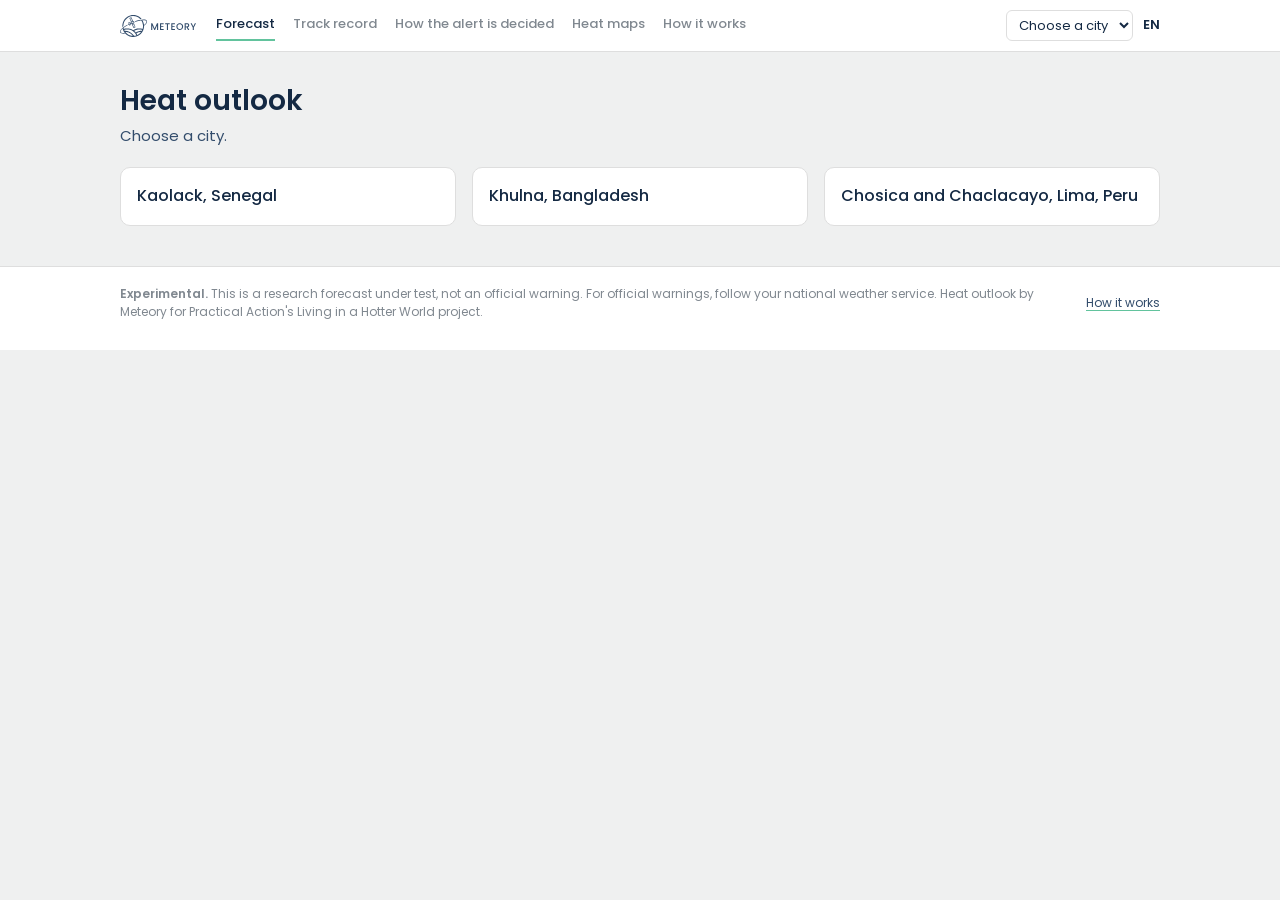
<file: index.html>
<!doctype html>
<html lang="en">
<head>
<meta charset="utf-8">
<meta name="viewport" content="width=device-width, initial-scale=1">
<meta name="robots" content="noindex">
<title>Heat outlook</title>
<link rel="stylesheet" href="style.css">
<script type="module" src="js/forecast.js"></script>
</head>
<body>
<header class="top"></header>
<main>
  <section class="intro">
    <span class="eyebrow" id="eyebrow"></span><span class="exp" data-i18n="experimental"></span>
    <h1 id="headline"></h1>
    <div class="sub" id="subline"></div>
    <div class="fresh" id="fresh"></div>
  </section>
  <aside class="official" id="official"></aside>
  <section class="panel">
    <div class="scroll">
      <div class="striphead" id="striphead"></div>
      <div class="strip" id="strip"></div>
    </div>
  </section>
  <section class="panel detail" id="detail"></section>
  <section class="panel">
    <div class="h3"><span data-i18n="week.title"></span> <button type="button" class="tip" data-tip-key="tip.week">i</button></div>
    <div id="week"></div>
  </section>
  <section class="two">
    <div class="panel card">
      <h3 data-i18n="yesterday.title"></h3>
      <div class="yrow" id="yesterday"></div>
      <a class="more" id="history-link" href="history.html" data-i18n="yesterday.more"></a>
    </div>
    <div class="panel card">
      <h3 data-i18n="sub.title"></h3>
      <form id="sub">
        <fieldset><legend data-i18n="sub.cities"></legend><span id="sub-cities"></span></fieldset>
        <fieldset><legend data-i18n="sub.often"></legend>
          <label><input type="radio" name="m" value="alert" checked> <span data-i18n="sub.mode.alert"></span></label>
          <button type="button" class="tip" id="alerttip">i</button>
          <label><input type="radio" name="m" value="daily"> <span data-i18n="sub.mode.daily"></span></label>
        </fieldset>
        <button class="btn" type="submit" data-i18n="sub.button"></button>
        <div class="note" data-i18n="sub.note"></div>
      </form>
    </div>
  </section>
  <section class="panel todo">
    <div class="h3"><span data-i18n="todo.title"></span> <span class="badge muted" data-i18n="todo.later"></span></div>
    <div class="note" id="todonote"></div>
    <div class="rows" id="todorows"></div>
  </section>
</main>
<footer></footer>
</body>
</html>
</file>
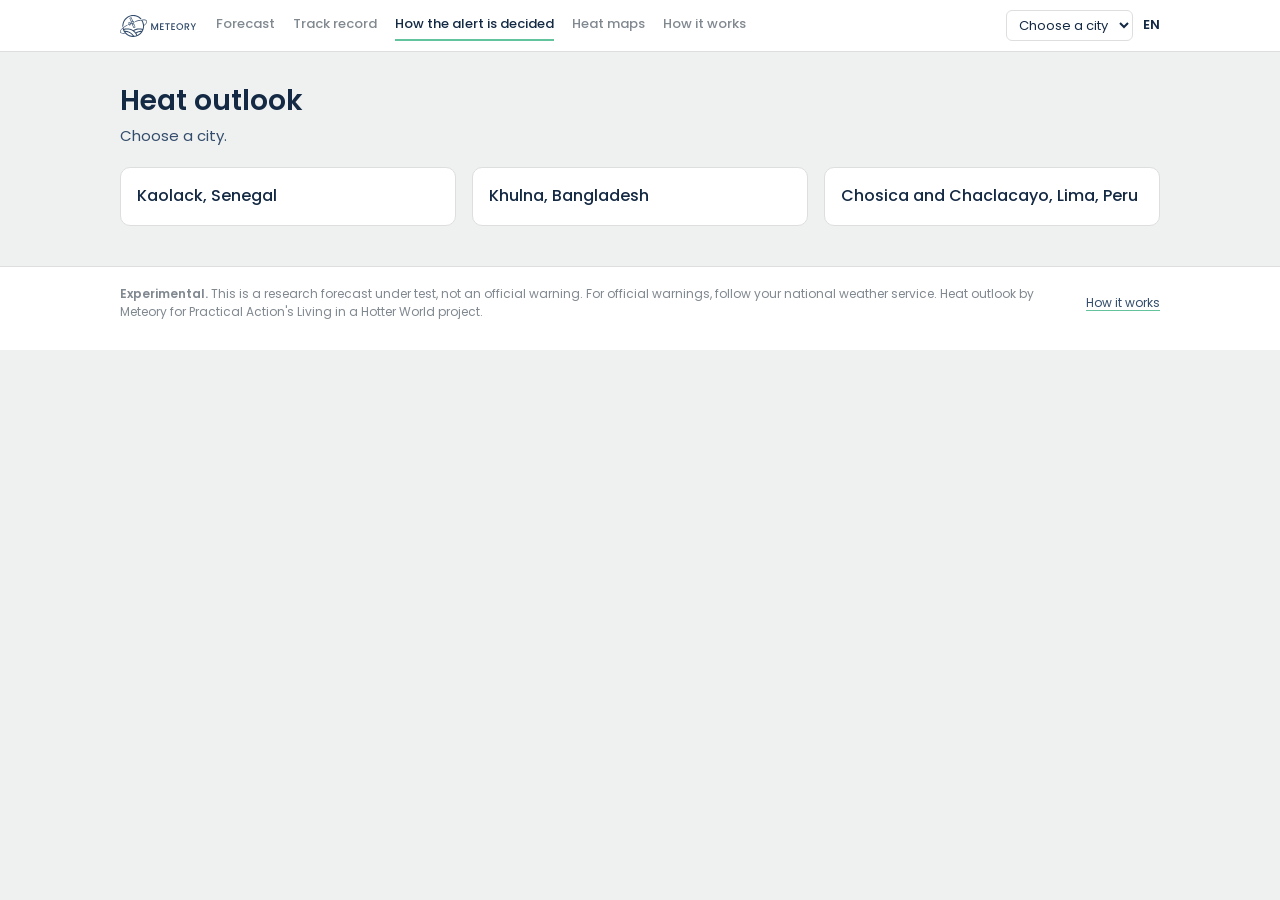
<file: alert.html>
<!doctype html>
<html lang="en">
<head>
<meta charset="utf-8">
<meta name="viewport" content="width=device-width, initial-scale=1">
<meta name="robots" content="noindex">
<title>Heat outlook · How the alert is decided</title>
<link rel="stylesheet" href="style.css">
<script type="module" src="js/alert.js"></script>
</head>
<body>
<header class="top"></header>
<main>
  <section class="intro">
    <span class="eyebrow" id="eyebrow"></span><span class="exp" data-i18n="experimental"></span>
    <h1 data-i18n="alert.title"></h1>
    <div class="sub" id="introtext"></div>
  </section>
  <div id="body" class="stack">
    <section class="panel">
      <span id="dayslabel" hidden data-i18n="alert.days"></span>
      <div class="days" id="days" role="group" aria-labelledby="dayslabel"></div>
      <div class="ctrl">
        <button type="button" id="prev" data-i18n="alert.prev"></button>
        <button type="button" id="next" data-i18n="alert.next"></button>
        <button type="button" id="play" class="primary" data-i18n="alert.play"></button>
        <span class="sep"></span>
        <span class="note" id="dayhint"></span>
      </div>
    </section>
    <section class="panel">
      <div class="tscroll" id="track"></div>
      <div class="sentence" id="sentence" aria-live="polite"></div>
      <p class="note" data-i18n="alert.track.note"></p>
    </section>
    <section class="panel" id="ladder"></section>
    <section class="panel mailbox" id="mail">
      <span class="ico" aria-hidden="true">✉</span>
      <div><h3 data-i18n="mail.title"></h3><p id="mailbody"></p></div>
    </section>
  </div>
</main>
<footer></footer>
</body>
</html>
</file>
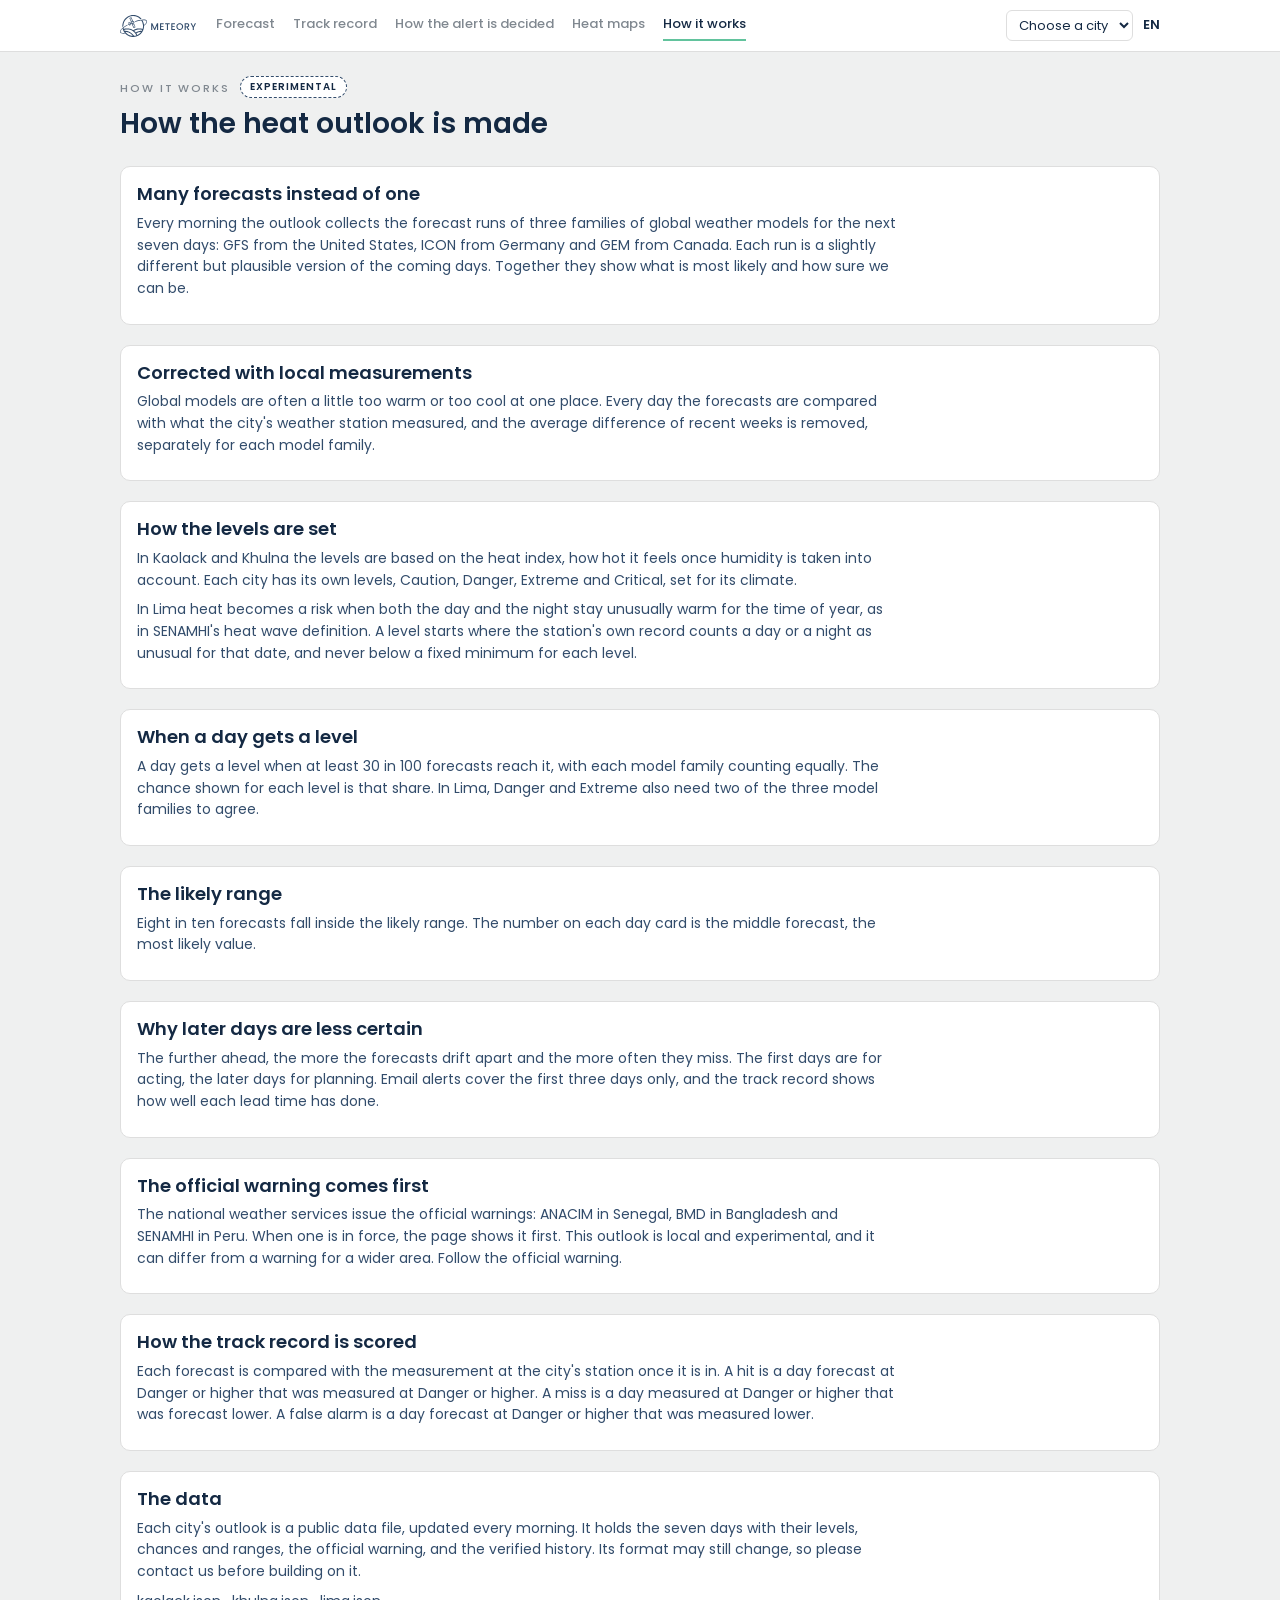
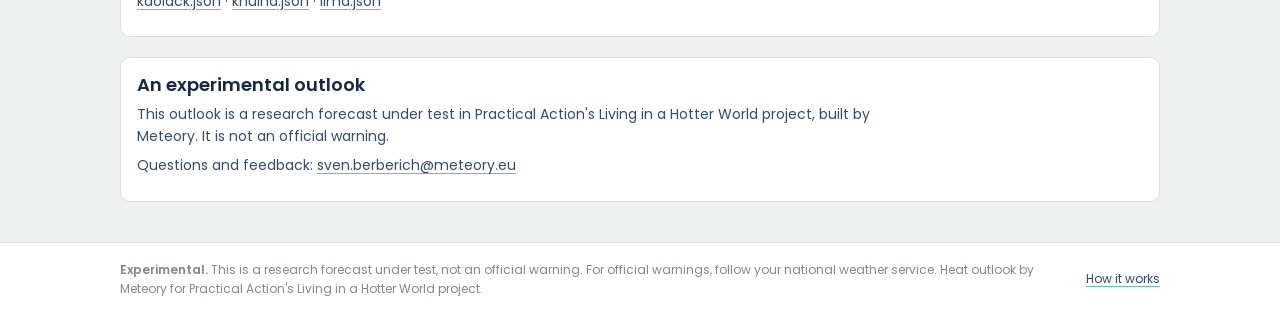
<file: docs.html>
<!doctype html>
<html lang="en">
<head>
<meta charset="utf-8">
<meta name="viewport" content="width=device-width, initial-scale=1">
<meta name="robots" content="noindex">
<title>Heat outlook · How it works</title>
<link rel="stylesheet" href="style.css">
<script type="module" src="js/docs.js"></script>
</head>
<body>
<header class="top"></header>
<main class="docs">
  <section class="intro"><span class="eyebrow" data-i18n="docs.eyebrow"></span><span class="exp" data-i18n="experimental"></span><h1 data-i18n="docs.title"></h1></section>
  <section class="panel"><h2 data-i18n="docs.what.h"></h2><p data-i18n="docs.what.p"></p></section>
  <section class="panel"><h2 data-i18n="docs.correct.h"></h2><p data-i18n="docs.correct.p"></p></section>
  <section class="panel"><h2 data-i18n="docs.levels.h"></h2><p data-i18n="docs.levels.hi"></p><p data-i18n="docs.levels.lima"></p></section>
  <section class="panel"><h2 data-i18n="docs.rule.h"></h2><p data-i18n="docs.rule.p"></p></section>
  <section class="panel"><h2 data-i18n="docs.range.h"></h2><p data-i18n="docs.range.p"></p></section>
  <section class="panel"><h2 data-i18n="docs.later.h"></h2><p data-i18n="docs.later.p"></p></section>
  <section class="panel"><h2 data-i18n="docs.official.h"></h2><p data-i18n="docs.official.p"></p></section>
  <section class="panel"><h2 data-i18n="docs.track.h"></h2><p data-i18n="docs.track.p"></p></section>
  <section class="panel"><h2 data-i18n="docs.data.h"></h2><p data-i18n="docs.data.p"></p><p id="datalinks"></p></section>
  <section class="panel"><h2 data-i18n="docs.status.h"></h2><p data-i18n="docs.status.p"></p><p id="contact"></p></section>
</main>
<footer></footer>
</body>
</html>
</file>
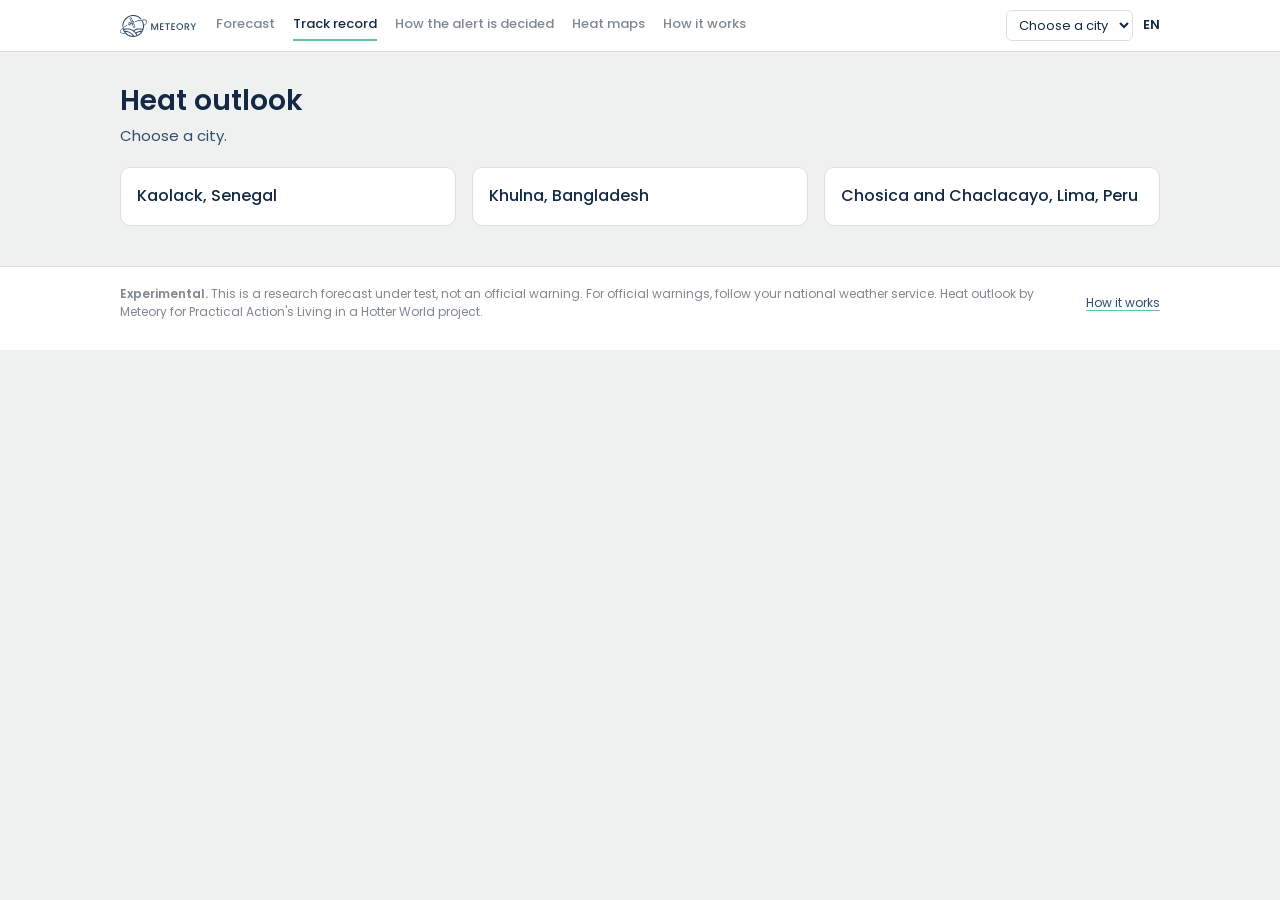
<file: history.html>
<!doctype html>
<html lang="en">
<head>
<meta charset="utf-8">
<meta name="viewport" content="width=device-width, initial-scale=1">
<meta name="robots" content="noindex">
<title>Heat outlook · Track record</title>
<link rel="stylesheet" href="style.css">
<script type="module" src="js/history.js"></script>
</head>
<body>
<header class="top"></header>
<main>
  <section class="intro">
    <span class="eyebrow" id="eyebrow"></span><span class="exp" data-i18n="experimental"></span>
    <h1 data-i18n="history.title"></h1>
    <div class="sub" id="sub"></div>
    <div class="controls"><span id="period-label" data-i18n="history.period"></span><span class="seg" id="period" role="group" aria-labelledby="period-label"></span><span id="lead-label" data-i18n="history.lead"></span><span class="seg" id="lead" role="group" aria-labelledby="lead-label"></span></div>
  </section>
  <div id="body" class="stack">
    <section class="stats" id="stats"></section>
    <div class="basis" id="basis"></div>
    <section class="panel">
      <div class="h3"><span data-i18n="history.daybyday"></span> <button type="button" class="tip" data-tip-key="tip.daybyday">i</button></div>
      <div class="tscroll" id="dbd"></div>
      <div class="legend" id="legend"></div>
      <div class="info" id="info" data-i18n="history.info.hint"></div>
    </section>
    <section class="panel">
      <details><summary data-i18n="history.tech"></summary>
        <p class="note" id="technote"></p>
        <div class="tscroll"><table class="sc" id="sc"></table></div>
        <p class="note" data-i18n="history.tech.small"></p>
      </details>
    </section>
  </div>
</main>
<footer></footer>
</body>
</html>
</file>
<file: style.css>
/* Meteory tokens (EWS docs/style/meteory.css) and the dashboard components (EWS mock-ups, Nov 2026). */
@font-face { font-family: "Poppins"; font-weight: 400; src: url("assets/fonts/Poppins-Regular.ttf"); }
@font-face { font-family: "Poppins"; font-weight: 500; src: url("assets/fonts/Poppins-Medium.ttf"); }
@font-face { font-family: "Poppins"; font-weight: 600; src: url("assets/fonts/Poppins-SemiBold.ttf"); }
:root {
  --green-100:#62c39d; --green-60:#b7e9d5; --green-40:#c8ecde;
  --white:#fff; --grey-100:#808890; --cream-140:#b4b4b4; --cream-120:#dedede; --cream-100:#eff0f0;
  --blue-120:#0d1b2d; --blue-100:#142943; --blue-80:#233b57; --blue-60:#324c6b;
  --alert-green:#62c39d; --alert-yellow:#eab308; --alert-orange:#f97316; --alert-red:#ef4444; --alert-purple:#a855f7;
  --font:"Poppins","Helvetica Neue",Arial,sans-serif;
}
* { box-sizing: border-box; }
[hidden] { display: none !important; }
body { margin:0; font-family:var(--font); color:var(--blue-60); background:var(--cream-100); font-size:14px; line-height:1.55; -webkit-font-smoothing:antialiased; }
a { color:var(--blue-60); text-decoration-color:var(--green-100); text-underline-offset:3px; }
h1,h2,h3 { color:var(--blue-100); margin:0; line-height:1.2; }

/* page frame */
.top { background:var(--white); border-bottom:1px solid var(--cream-120); }
.top .in { max-width:1080px; margin:0 auto; padding:10px 20px; display:flex; align-items:center; gap:20px; flex-wrap:wrap; }
.logo { height:22px; }
.nav { display:flex; gap:18px; font-size:13px; font-weight:500; }
.nav a { text-decoration:none; color:var(--grey-100); padding:4px 0; border-bottom:2px solid transparent; }
.nav a.on { color:var(--blue-100); border-color:var(--green-100); }
.nav a:focus-visible { outline:2px solid var(--blue-100); outline-offset:2px; border-radius:2px; }
/* A phone: the tab row is one line that scrolls sideways, its ends faded (D-46, option A). */
@media (max-width:600px) {
  .top .nav { width:calc(100% + 40px); margin:0 -20px; padding:0 16px; overflow-x:auto; white-space:nowrap; scrollbar-width:none;
    -webkit-mask-image:linear-gradient(to right, transparent 0, #000 16px, #000 calc(100% - 16px), transparent 100%);
    mask-image:linear-gradient(to right, transparent 0, #000 16px, #000 calc(100% - 16px), transparent 100%); }
  .top .nav::-webkit-scrollbar { display:none; }
  .top .nav a { flex:none; padding:10px 0; }
}
.tools { margin-left:auto; display:flex; gap:10px; align-items:center; font-size:13px; }
select { font:inherit; color:var(--blue-100); border:1px solid var(--cream-120); border-radius:6px; padding:4px 8px; background:var(--white); }
.lang a { color:var(--grey-100); text-decoration:none; }
.lang b { color:var(--blue-100); font-weight:600; }
main { max-width:1080px; margin:0 auto; padding:24px 20px 40px; display:grid; gap:20px; }
main > * { min-width:0; }
.stack { display:grid; gap:20px; }
.stack > * { min-width:0; }
.eyebrow { font-size:11px; font-weight:500; text-transform:uppercase; letter-spacing:.175em; color:var(--grey-100); }
.exp { display:inline-block; margin-left:10px; font-size:10px; font-weight:600; letter-spacing:.1em; text-transform:uppercase; color:var(--blue-100); background:var(--white); border:1px dashed var(--blue-60); border-radius:9999px; padding:2px 9px; vertical-align:2px; }
.intro h1 { font-size:28px; font-weight:600; margin:8px 0 6px; }
.mark { background:linear-gradient(transparent 58%, var(--green-40) 58%, var(--green-40) 90%, transparent 90%); padding:0 .08em; }
.sub { color:var(--blue-60); font-size:15px; }
.fresh { font-size:12px; color:var(--grey-100); margin-top:6px; }
.fresh.stale { color:#8b1a1a; }
.error { color:#8b1a1a; font-size:15px; }
.ink { color:var(--blue-100); font-weight:600; }
.picker { display:grid; grid-template-columns:repeat(auto-fit, minmax(220px, 1fr)); gap:16px; }
.picker a { font-size:16px; font-weight:500; color:var(--blue-100); text-decoration:none; }
.picker a:hover { box-shadow:0 0 0 2px var(--green-100); }

/* official warning */
.official { background:var(--white); border:1px solid var(--cream-120); border-left:4px solid var(--blue-60); border-radius:0 6px 6px 0; padding:10px 14px; font-size:13px; display:flex; gap:10px; align-items:baseline; }
.official b { color:var(--blue-100); font-weight:600; white-space:nowrap; }
.official.active { border-left-color:var(--alert-red); background:#fffafa; }
.official .ttl { color:var(--blue-100); font-weight:500; }
.official .meta { font-size:12px; color:var(--grey-100); }
.official.active + .intro h1 { font-size:24px; }

/* badges (same as the daily report) */
.badge { display:inline-flex; align-items:center; border-radius:9999px; padding:2px 9px; font-size:10px; font-weight:600; text-transform:uppercase; letter-spacing:.1em; white-space:nowrap; }
.badge.muted { border:1px dashed var(--cream-140); color:var(--grey-100); }
.b-green  { background:var(--green-60); color:var(--blue-100); }
.b-yellow { background:#fef9c3; color:#7c5700; border:1px solid #fde047; }
.b-orange { background:#ffedd5; color:#7c3d00; border:1px solid #fdba74; }
.b-red    { background:#fee2e2; color:#8b1a1a; border:1px solid #fca5a5; }
.b-purple { background:#f3e8ff; color:#5b21b6; border:1px solid #d8b4fe; }

/* the strip */
.panel { background:var(--white); border:1px solid var(--cream-120); border-radius:10px; padding:16px; }
.striphead { display:grid; grid-template-columns:repeat(7, minmax(118px,1fr)); gap:8px; margin-bottom:6px; font-size:11px; color:var(--grey-100); }
.striphead div { border-top:2px solid var(--blue-60); padding-top:4px; }
.striphead div.later { border-top:2px dashed var(--cream-140); }
.strip { display:grid; grid-template-columns:repeat(7, minmax(118px,1fr)); gap:8px; }
.scroll { overflow-x:auto; padding-bottom:4px; }
.day { font:inherit; text-align:left; cursor:pointer; background:var(--white); border:1px solid var(--cream-120); border-top:6px solid var(--lv); border-radius:6px; padding:10px 10px 12px; display:flex; flex-direction:column; gap:3px; color:var(--blue-60); transition:box-shadow .15s; }
.day:hover { box-shadow:0 0 0 2px var(--cream-120); }
.day[aria-pressed="true"] { box-shadow:0 0 0 2px var(--blue-60); }
.day .dn { font-weight:600; color:var(--blue-100); }
.day .dd { font-size:12px; color:var(--grey-100); margin-top:-3px; }
.day .badge { align-self:flex-start; margin:4px 0 2px; }
.day .big { font-size:30px; font-weight:600; color:var(--blue-100); line-height:1.1; }
.day .lbl { font-size:11px; color:var(--grey-100); margin-top:-2px; }
.day .rng, .day .air { font-size:12px; }
.day.later { border-top-style:dashed; border-top-color:color-mix(in srgb, var(--lv) 55%, white); background:repeating-linear-gradient(135deg, #fff 0 6px, #f7f8f8 6px 12px); }
.day.past { filter:grayscale(1); }
.lv-green{--lv:var(--alert-green)} .lv-yellow{--lv:var(--alert-yellow)} .lv-orange{--lv:var(--alert-orange)} .lv-red{--lv:var(--alert-red)} .lv-purple{--lv:var(--alert-purple)}

/* tooltips */
.tip { position:relative; display:inline-grid; place-items:center; width:15px; height:15px; border-radius:50%; border:1px solid var(--cream-140); color:var(--grey-100); font-size:10px; font-weight:600; cursor:help; vertical-align:1px; margin-left:3px; background:var(--white); padding:0; font-family:inherit; }
.tip::after { content:attr(data-tip); position:absolute; bottom:calc(100% + 8px); left:50%; transform:translateX(-50%); width:240px; background:var(--blue-100); color:#fff; font-size:12px; font-weight:400; line-height:1.45; text-align:left; padding:8px 10px; border-radius:6px; display:none; pointer-events:none; z-index:5; text-transform:none; letter-spacing:0; max-width:calc(100vw - 40px); }
.tip:hover::after, .tip:focus::after { display:block; }   /* hidden boxes must not widen a phone page */

/* day detail */
.detail h2 { font-size:20px; font-weight:600; display:flex; gap:10px; align-items:center; flex-wrap:wrap; }
.detail .lead { margin:8px 0 14px; font-size:15px; color:var(--blue-80); max-width:760px; }
.dgrid { display:grid; grid-template-columns:1.5fr 1fr; gap:24px; }
@media (max-width:820px){ .dgrid { grid-template-columns:1fr; } }
.h3 { font-size:13px; font-weight:600; color:var(--blue-100); margin-bottom:6px; }
.chance { display:grid; grid-template-columns:72px 1fr 40px; gap:6px 10px; align-items:center; font-size:12px; }
.track { position:relative; height:12px; background:var(--cream-100); border-radius:3px; }
.fill { position:absolute; inset:0 auto 0 0; border-radius:3px; background:var(--lv); }
.cut { position:absolute; top:-4px; bottom:-4px; width:0; border-left:2px dashed var(--blue-60); }
.note { font-size:11px; color:var(--grey-100); margin-top:6px; }
table.nums { border-collapse:collapse; width:100%; font-size:13px; }
.nums th, .nums td { text-align:left; padding:6px 4px; border-bottom:1px solid var(--cream-120); }
.nums th { font-weight:500; color:var(--grey-100); font-size:11px; text-transform:uppercase; letter-spacing:.08em; }
.nums td b { color:var(--blue-100); font-weight:600; }
details { margin-top:12px; font-size:13px; }
summary { cursor:pointer; color:var(--blue-100); font-weight:500; }
.fam { display:flex; gap:16px; margin-top:6px; flex-wrap:wrap; }

/* lower cards */
.two { display:grid; grid-template-columns:1fr 1fr; gap:20px; }
@media (max-width:820px){ .two { grid-template-columns:1fr; } }
.card h3 { font-size:16px; font-weight:600; margin-bottom:10px; }
.yrow { display:grid; grid-template-columns:110px 1fr; gap:6px 12px; font-size:13px; align-items:center; }
.yrow .k { color:var(--grey-100); font-size:12px; }
.ok { margin-top:10px; display:inline-flex; gap:6px; align-items:center; font-weight:600; color:var(--blue-100); background:var(--green-40); border-radius:6px; padding:4px 10px; font-size:13px; }
.more { display:inline-block; margin-top:12px; font-weight:500; }
form { display:grid; gap:10px; font-size:13px; }
fieldset { border:0; padding:0; margin:0; display:flex; gap:6px 16px; flex-wrap:wrap; align-items:center; }
#sub-cities { display:flex; gap:6px 16px; flex-wrap:wrap; }
legend { font-size:12px; color:var(--grey-100); margin-bottom:4px; padding:0; }
.btn { font:inherit; font-weight:600; color:var(--white); background:var(--blue-100); border:0; border-radius:6px; padding:9px 16px; cursor:pointer; justify-self:start; }
.btn:hover { background:var(--blue-80); }
.todo { border:1px dashed var(--cream-140); background:transparent; }
.todo .rows { display:grid; grid-template-columns:repeat(4,1fr); gap:10px; margin-top:10px; }
@media (max-width:820px){ .todo .rows { grid-template-columns:1fr 1fr; } }
.todo .rows div { background:var(--white); border:1px solid var(--cream-120); border-radius:6px; padding:10px; font-size:12px; color:var(--grey-100); }
.todo .rows .badge { margin-bottom:6px; }

/* track record */
.seg { display:inline-flex; border:1px solid var(--cream-120); border-radius:9999px; overflow:hidden; background:var(--white); }
.seg button { font:inherit; font-size:12px; border:0; background:transparent; padding:5px 12px; color:var(--grey-100); cursor:pointer; }
.seg button[aria-pressed="true"] { background:var(--blue-100); color:var(--white); }
.controls { display:flex; gap:10px 18px; flex-wrap:wrap; margin-top:14px; align-items:center; font-size:12px; color:var(--grey-100); }
.stats { display:grid; grid-template-columns:repeat(3,1fr); gap:16px; }
@media (max-width:820px){ .stats { grid-template-columns:1fr; } }
.stat .n { font-size:40px; font-weight:600; color:var(--blue-100); line-height:1.1; }
.stat .n small { font-size:18px; font-weight:500; color:var(--grey-100); }
.stat .t { font-size:13px; margin-top:4px; }
.basis { font-size:12px; color:var(--grey-100); }
.tscroll { overflow-x:auto; }
#dbd svg { min-width:820px; display:block; }
#dbd .hov { cursor:pointer; }
.legend { display:flex; gap:8px 18px; flex-wrap:wrap; font-size:11px; color:var(--grey-100); margin-top:8px; align-items:center; }
.legend i { display:inline-block; width:16px; height:3px; vertical-align:middle; margin-right:5px; border-radius:2px; }
.legend .band { height:10px; background:#8dd6b9; opacity:.6; }
.legend b { color:var(--blue-100); }
.info { margin-top:12px; background:var(--cream-100); border-radius:6px; padding:10px 12px; font-size:13px; min-height:64px; }
table.sc { border-collapse:collapse; width:100%; font-size:12px; margin-top:10px; }
.sc th, .sc td { padding:6px 8px; border-bottom:1px solid var(--cream-120); text-align:right; white-space:nowrap; }
.sc th:first-child, .sc td:first-child { text-align:left; }
.sc thead th { font-weight:500; color:var(--grey-100); font-size:11px; }
.sc thead tr:first-child th { color:var(--blue-100); font-weight:600; border-bottom:0; }
.sc th.c { text-align:center; }
.sc tr.win td { background:#f7faf9; }

/* how it works */
.docs .panel h2 { font-size:18px; font-weight:600; margin-bottom:8px; }
.docs .panel p { max-width:760px; margin:0 0 8px; }

footer { border-top:1px solid var(--cream-120); background:var(--white); }
footer .in { max-width:1080px; margin:0 auto; padding:18px 20px 28px; font-size:12px; color:var(--grey-100); display:flex; gap:20px; flex-wrap:wrap; align-items:center; }
footer .in p { margin:0; flex:1 1 420px; }
footer .links { display:flex; gap:14px; }

/* how the alert is decided */
.days { display: flex; gap: 6px; overflow-x: auto; padding: 2px 2px 4px; }   /* side padding keeps the selected outline inside the scroller */
.dchip { flex: 0 0 auto; min-width: 84px; text-align: left; background: var(--white); border: 1px solid var(--cream-120); border-top: 5px solid var(--lv, var(--cream-120)); border-radius: 6px; padding: 6px 8px; cursor: pointer; color: var(--blue-60); display: grid; gap: 1px; font: inherit; }
.dchip b { color: var(--blue-100); font-weight: 600; font-size: 13px; }
.dchip small { font-size: 11px; color: var(--grey-100); }
.dchip.measured { cursor: default; background: var(--cream-100); border-top-style: dashed; }
.dchip[aria-pressed="true"] { box-shadow: 0 0 0 2px var(--blue-60); }
.ctrl { display: flex; gap: 8px; align-items: center; flex-wrap: wrap; margin-top: 10px; }
.ctrl .sep { flex: 1; }
.ctrl button { font: inherit; border: 1px solid var(--cream-120); background: var(--white); color: var(--blue-100); border-radius: 6px; padding: 5px 12px; cursor: pointer; font-weight: 500; }
.ctrl button:disabled { opacity: .45; cursor: default; }
.ctrl button.primary { background: var(--blue-100); color: var(--white); border-color: var(--blue-100); }
#track svg { display: block; width: 100%; }
#track .hit { cursor: pointer; }
.sentence { margin-top: 10px; background: var(--cream-100); border-radius: 6px; padding: 10px 12px; font-size: 14px; color: var(--blue-100); }
.mv { display: inline-block; font-size: 11px; font-weight: 600; background: var(--blue-100); color: var(--white); border-radius: 9999px; padding: 0 7px; margin-right: 2px; }
.ladder { display: grid; }
.step { display: grid; grid-template-columns: 28px minmax(0, 1fr) auto; gap: 4px 12px; padding: 10px 0; border-bottom: 1px solid var(--cream-120); align-items: start; }
.step .n { width: 24px; height: 24px; border-radius: 50%; display: grid; place-items: center; font-size: 12px; font-weight: 600; background: var(--cream-100); color: var(--grey-100); }
.step h3 { font-size: 14px; font-weight: 600; }
.step p { margin: 2px 0 0; font-size: 13px; max-width: 70ch; }
.step.off h3, .step.off p { color: var(--grey-100); }
.step.changed { background: var(--cream-100); border-radius: 8px; padding-inline: 8px; border-bottom-color: transparent; margin-block: 2px; }
.step.changed .n { background: var(--blue-100); color: var(--white); }
.step .dir { margin-left: 10px; font-size: 11px; font-weight: 600; color: var(--blue-100); border: 1px solid var(--blue-100); border-radius: 9999px; padding: 0 8px; white-space: nowrap; }
.step.down .dir { border-style: dashed; }
.step .res { display: flex; gap: 6px; align-items: center; white-space: nowrap; font-size: 12px; color: var(--grey-100); }
.step.final { background: var(--cream-100); border-radius: 8px; padding-inline: 8px; margin-top: 6px; border-bottom: 0; }
.mailbox { display: grid; grid-template-columns: auto minmax(0, 1fr); gap: 4px 12px; align-items: start; }
.mailbox .ico { width: 28px; height: 28px; border-radius: 6px; display: grid; place-items: center; background: var(--green-40); color: var(--blue-100); font-weight: 600; }
.mailbox h3 { font-size: 15px; font-weight: 600; }
.mailbox p { margin: 2px 0 0; }
.detail .why { margin: -6px 0 12px; font-size: 13px; }
@media (max-width: 600px) { .step { grid-template-columns: 28px minmax(0, 1fr); } .step .res { grid-column: 2; } }
/* heat maps (D-46, Direction 4): the map across nearly the full width, a layer rail beside it
   (a bottom sheet on a phone), a compact legend on the map, the readout beside the tapped point,
   the chosen layer's explanation below */
.mwrap { padding:0 16px 40px; display:grid; gap:16px; margin-top:-16px; }
.mgrid { display:grid; grid-template-columns:272px minmax(0,1fr); gap:12px; }
body.railoff .mgrid { grid-template-columns:minmax(0,1fr); }
body.railoff .rail { display:none; }
.rail { padding:12px 14px; height:620px; overflow:auto; }
.railhead { display:flex; justify-content:space-between; align-items:center; margin:-2px 0 8px; }
.railhead b { font-size:14px; font-weight:600; color:var(--blue-100); }
.railhead button { font:inherit; font-size:13px; font-weight:500; color:var(--blue-60); background:var(--white); border:1px solid var(--cream-120); border-radius:6px; height:32px; padding:0 10px; cursor:pointer; }
.railhead .done { display:none; }
.rail fieldset { display:block; margin:0 0 4px; }
.rail legend { font-size:11px; font-weight:600; letter-spacing:.08em; text-transform:uppercase; color:var(--grey-100); margin:10px 0 2px; }
.rail fieldset:first-child legend { margin-top:0; }
.rail .hint { font-size:11px; color:var(--grey-100); margin:-2px 0 2px; }
.rail .season { display:grid; grid-template-columns:1fr 1fr; border-radius:10px; margin:2px 0 6px; width:100%; }
.rail .season button { min-height:36px; padding:4px 8px; line-height:1.3; }
.opt { display:grid; grid-template-columns:18px minmax(0,1fr) auto; gap:8px; align-items:center; min-height:28px; padding:0 6px; margin:0 -6px; border-radius:6px; font-size:13px; color:var(--blue-100); cursor:pointer; }
.opt input:not([type=range]) { margin:0; accent-color:var(--blue-100); width:15px; height:15px; }
.opt .mt { font-size:11px; color:var(--grey-100); white-space:nowrap; }
.opt.op { grid-template-columns:1fr auto; grid-template-areas:"l v" "r r"; row-gap:2px; cursor:default; padding-bottom:4px; margin-top:2px; }
.opt.op label { grid-area:l; } .opt.op output { grid-area:v; font-size:11px; color:var(--grey-100); } .opt.op input { grid-area:r; width:100%; height:20px; margin:0; padding:0; background:none; }
#opac { -webkit-appearance:none; appearance:none; --f:100%; }
#opac::-webkit-slider-runnable-track { height:4px; border-radius:2px; background:linear-gradient(to right,var(--blue-100) var(--f),var(--cream-120) var(--f)); }
#opac::-moz-range-track { height:4px; border-radius:2px; background:linear-gradient(to right,var(--blue-100) var(--f),var(--cream-120) var(--f)); }
#opac::-webkit-slider-thumb { -webkit-appearance:none; appearance:none; width:16px; height:16px; margin-top:-6px; border-radius:50%; background:var(--blue-100); border:2px solid var(--white); box-sizing:border-box; box-shadow:0 0 0 1px var(--blue-100); }
#opac::-moz-range-thumb { width:16px; height:16px; border-radius:50%; background:var(--blue-100); border:2px solid var(--white); box-sizing:border-box; box-shadow:0 0 0 1px var(--blue-100); }
#opac:focus-visible { outline:2px solid var(--blue-60); outline-offset:3px; border-radius:4px; }
.opt:has(input[type=radio]:checked) { background:var(--cream-100); font-weight:600; }
.mapwrap { position:relative; min-width:0; }
.mapbox { position:relative; }
.map { height:620px; border:1px solid var(--cream-120); border-radius:10px; }
.leaflet-container { font:inherit; }
.leaflet-container .leaflet-control-attribution { font-size:10px; }
.leaflet-heat-pane canvas { image-rendering:pixelated; }
#map:focus-visible { outline:2px solid var(--blue-60); outline-offset:2px; }
#map:focus-visible::after { content:""; position:absolute; left:50%; top:50%; width:24px; height:24px; margin:-12px 0 0 -12px; z-index:1000; pointer-events:none;
  background:linear-gradient(var(--blue-100),var(--blue-100)) center/2px 100% no-repeat, linear-gradient(var(--blue-100),var(--blue-100)) center/100% 2px no-repeat; }
.ctl { position:absolute; top:12px; right:12px; z-index:1000; display:grid; background:var(--white); border-radius:8px; box-shadow:0 1px 5px rgba(13,27,45,.3); overflow:hidden; }
.ctl button { width:40px; height:40px; border:0; border-bottom:1px solid var(--cream-120); background:var(--white); color:var(--blue-100); font:600 18px var(--font); cursor:pointer; padding:0; }
.ctl button:last-child { border-bottom:0; font-size:15px; }
.ctl button svg { display:block; margin:auto; }
.float { position:absolute; z-index:1000; background:var(--white); border-radius:8px; box-shadow:0 1px 6px rgba(13,27,45,.3); padding:10px 12px; font-size:12px; color:var(--blue-60); line-height:1.45; }
.legend4 { left:16px; bottom:28px; width:300px; }
.legend4 .ph { display:none; }
.lt { font-size:13px; font-weight:600; color:var(--blue-100); line-height:1.3; }
.lm { font-size:11px; color:var(--blue-60); margin-top:4px; }
.cbarrow { position:relative; margin:8px 14px 0; }
.cbarrow .arr { position:absolute; top:0; font-size:10px; line-height:12px; color:var(--blue-60); }
.cbarrow .arr.lo { left:-13px; } .cbarrow .arr.hi { right:-13px; }
.cbar { height:12px; border-radius:2px; box-shadow:inset 0 0 0 1px rgba(20,41,67,.15); }
.ticks { position:relative; height:17px; margin:0 14px; font-size:11px; color:var(--blue-60); }
.ticks span { position:absolute; top:4px; transform:translateX(-50%); white-space:nowrap; line-height:1.2; }
.ticks span::before { content:""; position:absolute; left:50%; top:-4px; height:3px; border-left:1px solid var(--blue-60); }
.legend4 .ends { display:flex; justify-content:space-between; font-size:11px; color:var(--blue-100); font-weight:500; margin-top:2px; }
.tkey { display:flex; flex-wrap:wrap; gap:4px 14px; font-size:11px; color:var(--blue-60); margin-top:6px; }
.tkey i { display:inline-block; width:14px; height:14px; border-radius:2px; vertical-align:-3px; margin-right:5px; }
.maperr { position:absolute; z-index:1000; left:50%; top:12px; transform:translateX(-50%); margin:0; background:var(--white); color:#8b1a1a; border-radius:6px; padding:6px 10px; font-size:13px; box-shadow:0 1px 5px rgba(13,27,45,.3); }
.layersbtn { display:none; position:absolute; z-index:1000; left:10px; top:10px; align-items:center; gap:8px; height:44px; padding:0 14px; border:0; border-radius:9999px; background:var(--white); color:var(--blue-100); font:500 14px var(--font); box-shadow:0 1px 5px rgba(13,27,45,.3); cursor:pointer; }
.layersbtn small { color:var(--grey-100); font-size:12px; font-weight:400; }
body.railoff .layersbtn { display:inline-flex; }
.readout4 { width:330px; padding:12px 14px; }
.readout4 p { margin:6px 0 0; font-size:13px; color:var(--blue-80); }
.readout4 p b { color:var(--blue-100); }
.readout4 .note { font-size:11px; color:var(--grey-100); margin-top:6px; }
.rh { display:flex; justify-content:space-between; align-items:center; gap:10px; }
.rh h3 { font-size:13px; font-weight:600; }
.x { font:inherit; font-size:18px; line-height:1; width:32px; height:32px; margin:-6px -6px -6px 0; border:0; background:transparent; color:var(--grey-100); cursor:pointer; border-radius:6px; }
.rsub { font-size:12px; color:var(--blue-60); }
.caveat { margin-top:10px; background:var(--cream-100); border-left:3px solid var(--blue-100); border-radius:0 6px 6px 0; padding:8px 10px; font-size:13px; color:var(--blue-80); }
.caveat b { color:var(--blue-100); }
.readout4 .caveat { font-size:12px; }
.chk { display:grid; place-items:center; border-radius:50%; font-size:10px; font-weight:600; line-height:1; }
.chk.ok { background:var(--white); border:2px solid var(--blue-100); color:var(--blue-100); }
.chk.no { background:var(--blue-100); border:2px solid var(--white); box-shadow:0 0 0 1px var(--blue-100); color:var(--white); }
.chk:focus-visible { outline:3px solid var(--alert-yellow); outline-offset:1px; }
.leaflet-tooltip.stn { background:none; border:0; box-shadow:none; padding:0; font-weight:600; color:var(--blue-100); text-shadow:0 0 3px #fff, 0 0 2px #fff; }
.leaflet-tooltip.stn::before { display:none; }
.leaflet-popup-content .sat { font:inherit; font-weight:600; margin-top:8px; color:var(--white); background:var(--blue-100); border:0; border-radius:6px; padding:6px 10px; cursor:pointer; }
.explain { display:grid; grid-template-columns:1fr 1fr 1.25fr; gap:12px 16px; align-items:start; }
.explain > .xh { grid-column:1 / -1; display:flex; gap:10px; align-items:baseline; flex-wrap:wrap; }
.explain > .xh h2 { font-size:17px; }
.explain > .xh span { font-size:12px; color:var(--grey-100); }
.explain .panel { padding:14px 16px; }
.explain .panel h3 { font-size:15px; font-weight:600; margin-bottom:6px; }
.explain p { margin:0 0 8px; font-size:14px; color:var(--blue-80); }
.explain .credits { grid-column:1 / -1; font-size:11px; color:var(--grey-100); margin:0; }
dl.about { display:grid; grid-template-columns:auto minmax(0,1fr); gap:4px 14px; margin:8px 0 0; font-size:12px; }
dl.about dt { color:var(--grey-100); }
dl.about dd { margin:0; color:var(--blue-60); }
.backdrop { display:none; }
@media (max-width:820px) {
  .mwrap { padding:0 0 32px; gap:12px; }
  .mgrid { display:block; }
  .map { height:400px; border-radius:0; border-left:0; border-right:0; }
  .legend4 { left:10px; width:250px; padding:8px 10px; }   /* bottom is set from the attribution height in maps.js */
  .legend4 .desk { display:none; } .legend4 .ph { display:inline; }
  #card { position:static; width:auto; border-radius:0; box-shadow:none; border-bottom:1px solid var(--cream-120); }
  #card::before { content:""; display:block; height:3px; background:#ffd400; margin:-12px -14px 10px; }
  .layersbtn { display:inline-flex; }
  .explain { grid-template-columns:1fr; padding:0 16px; gap:12px; }
  .rail { display:none; position:fixed; left:0; right:0; bottom:0; height:auto; max-height:74vh; border-radius:16px 16px 0 0; z-index:2000; box-shadow:0 -2px 12px rgba(13,27,45,.25); padding:8px 18px 18px; }
  .rail::before { content:""; display:block; width:40px; height:4px; border-radius:2px; background:var(--cream-140); margin:0 auto 10px; }
  .railhead .collapse { display:none; } .railhead .done { display:inline-block; height:40px; }
  .rail .opt { min-height:44px; font-size:14px; }
  body.sheet .rail { display:block; }
  body.sheet .backdrop { display:block; position:fixed; inset:0; background:rgba(13,27,45,.35); z-index:1500; }
  .ctl button { width:44px; height:44px; }
}
/* full screen: the whole .mgrid (the browser's own, or the class `full` where it cannot) */
.mgrid:fullscreen, .mgrid.full { background:var(--cream-100); width:100%; height:100%; grid-template-rows:minmax(0,1fr); }
.mgrid.full { position:fixed; inset:0; z-index:3000; }
.mgrid:fullscreen .rail, .mgrid.full .rail { height:100%; }
.mgrid:fullscreen .mapwrap, .mgrid.full .mapwrap, .mgrid:fullscreen .mapbox, .mgrid.full .mapbox { height:100%; }
.mgrid:fullscreen .map, .mgrid.full .map { height:100%; border-radius:0; }
@media (max-width: 820px) {
  .mgrid:fullscreen .map, .mgrid.full .map { border:0; }
  .mgrid:fullscreen #card, .mgrid.full #card { position:absolute; left:0; right:0; bottom:0; z-index:1000; max-height:50%; overflow:auto; box-shadow:0 -2px 12px rgba(13,27,45,.25); }
  .mgrid:fullscreen .rail, .mgrid.full .rail { height:auto; }
}
</file>
